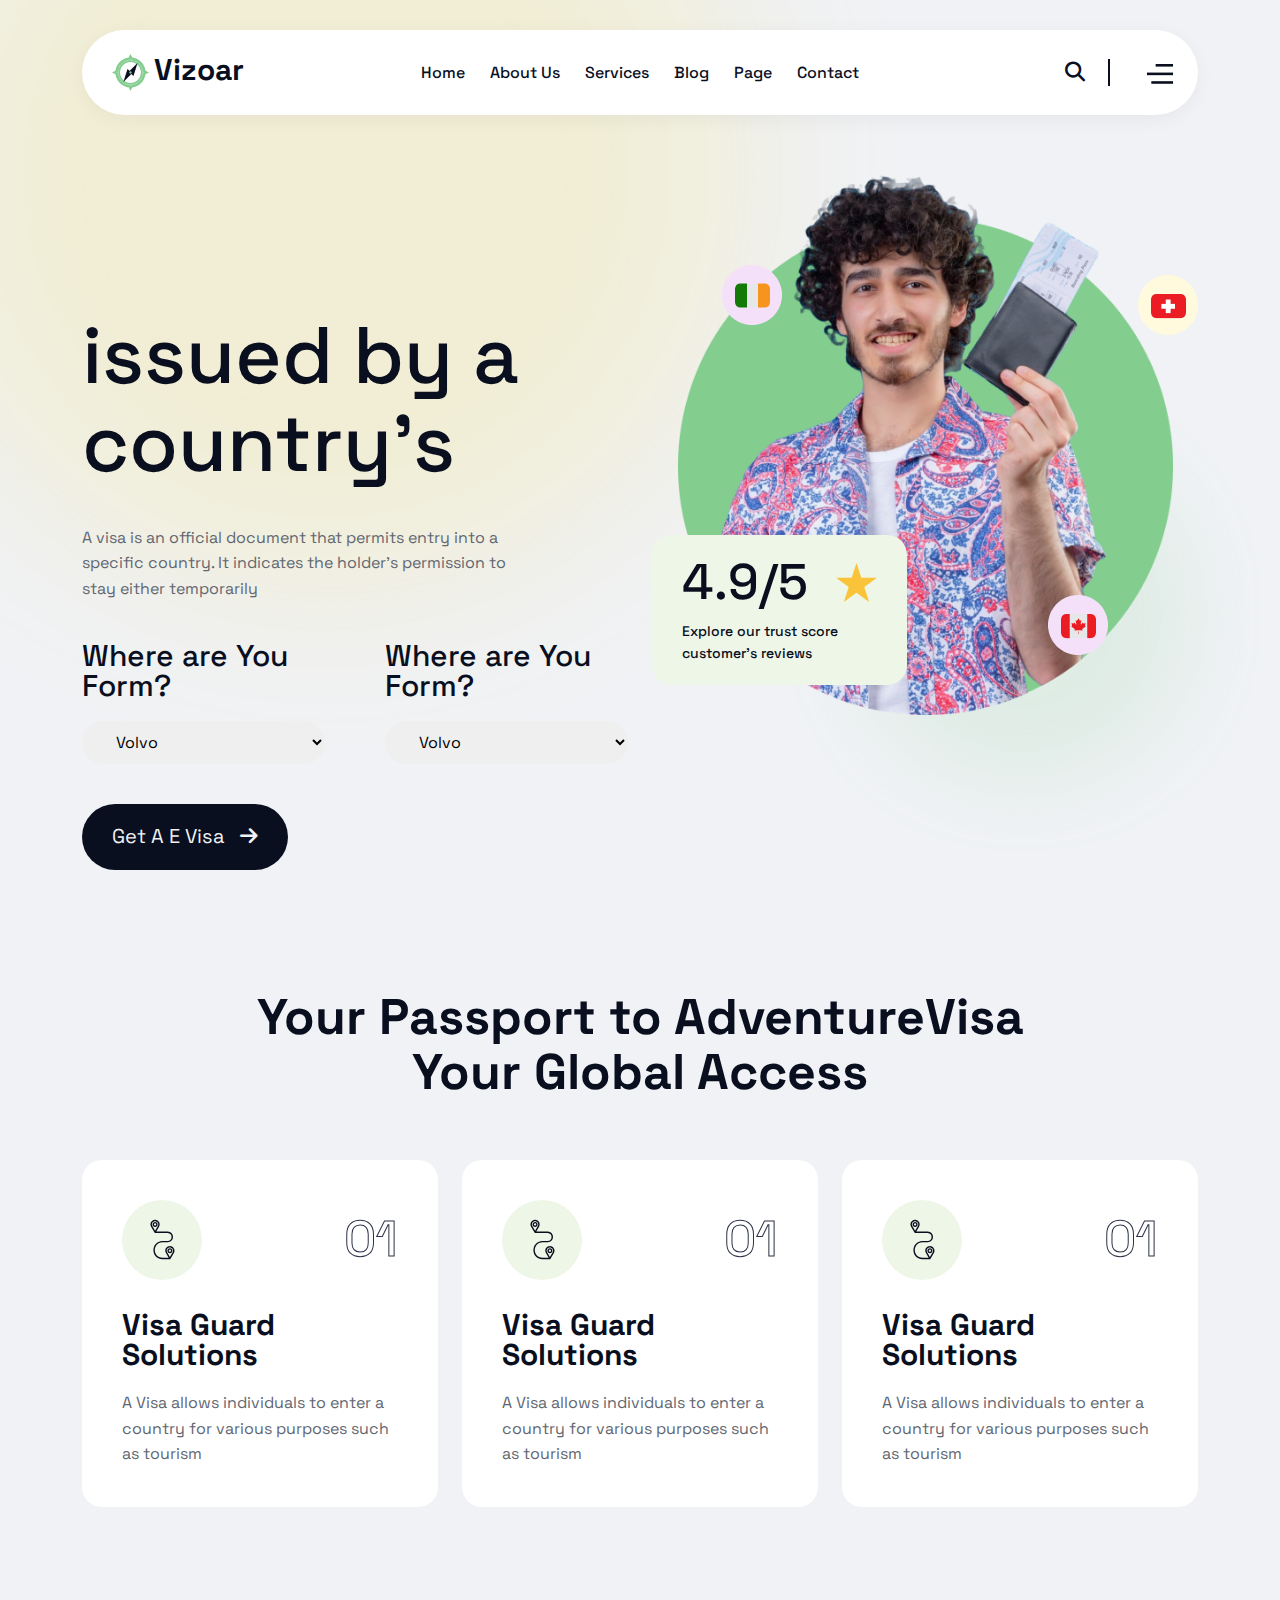
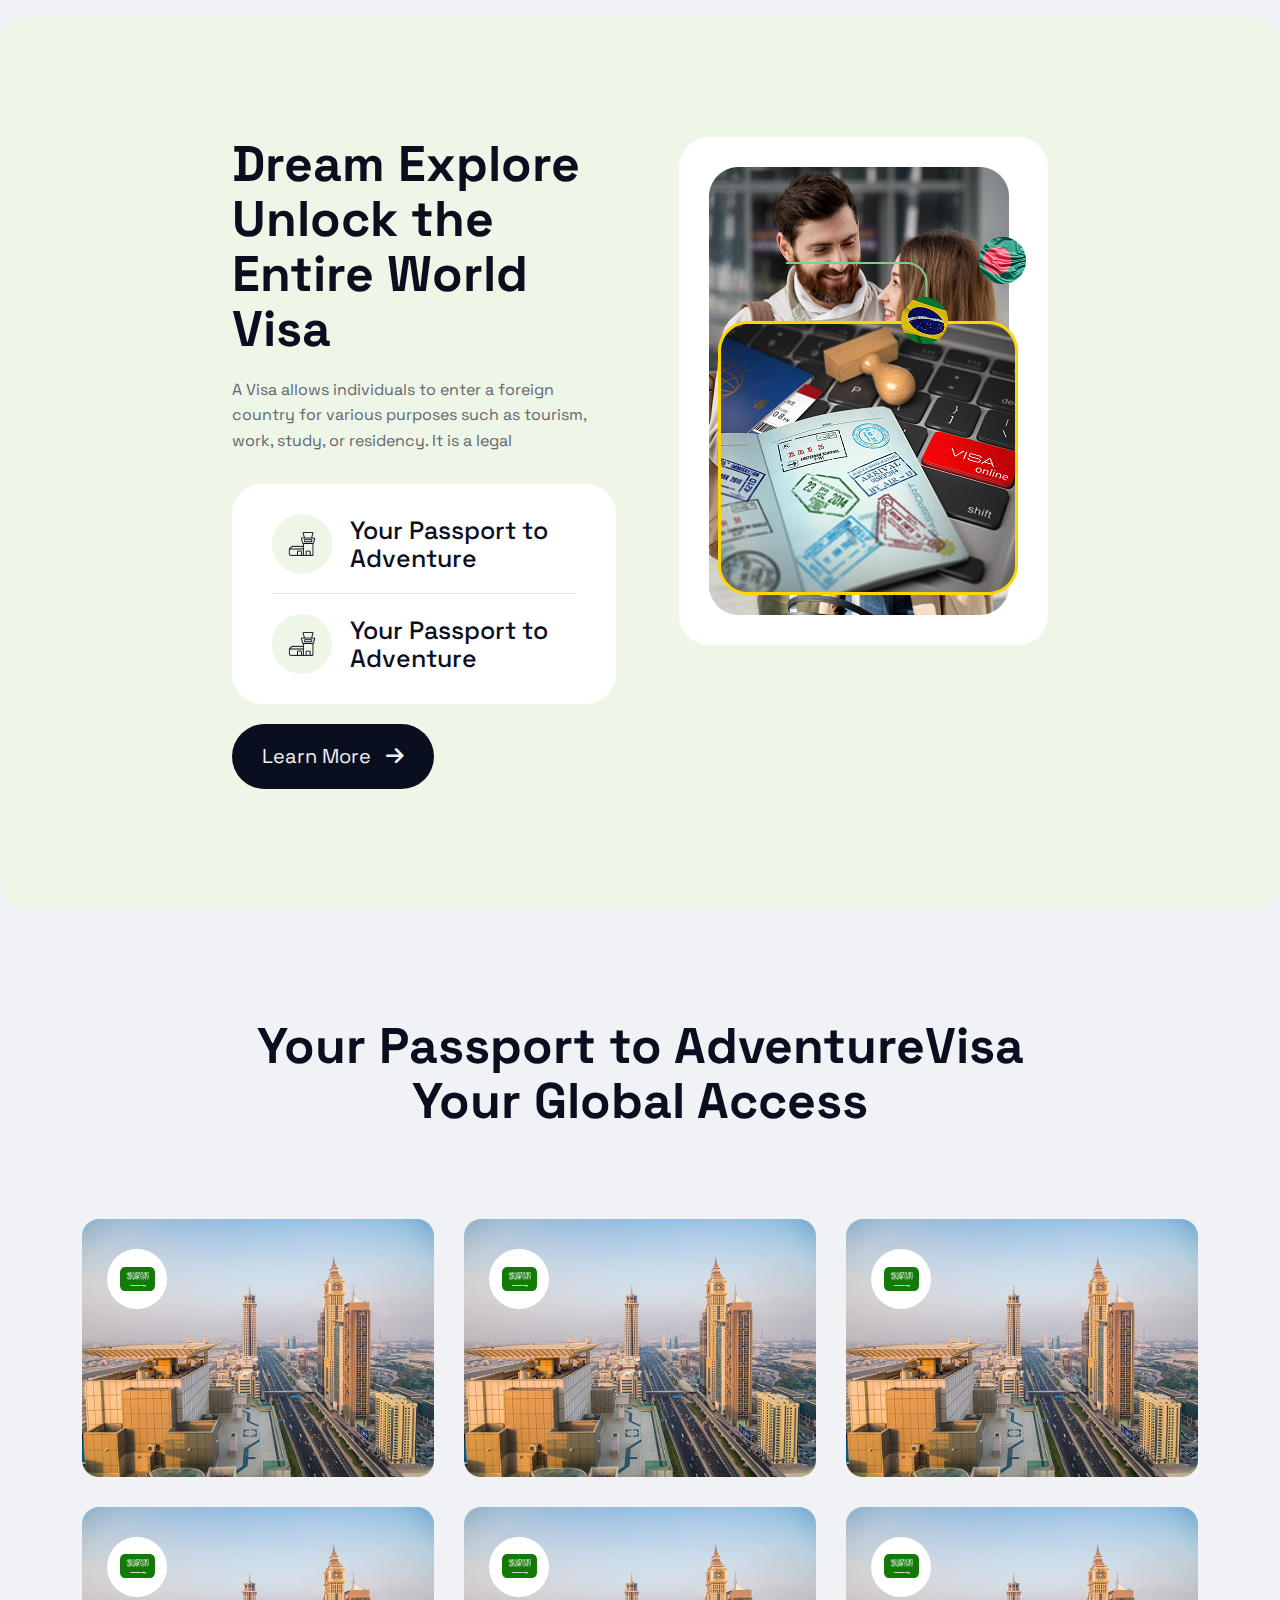
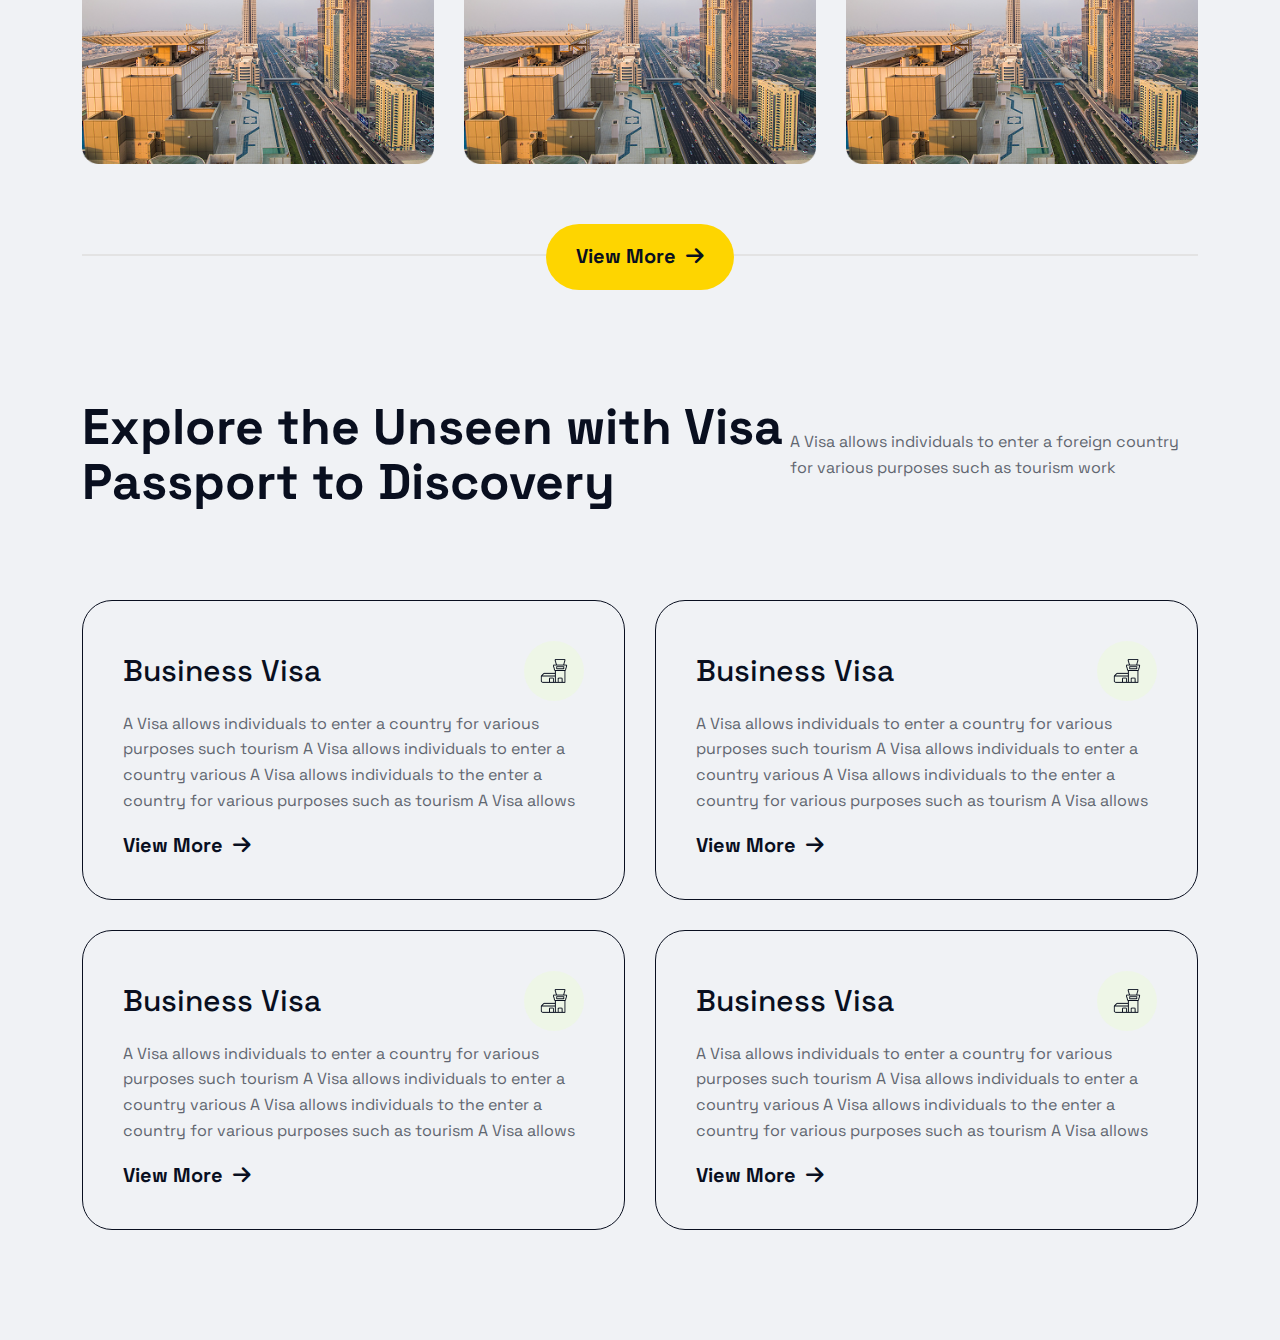
<file: index.html>
<!DOCTYPE html>
<html lang="en">

<head>
    <meta charset="UTF-8">
    <meta name="viewport" content="width=device-width, initial-scale=1.0">
    <title>Vizoar</title>
    <link rel="stylesheet" href="./assets/css/fontawsome/css/fontawesome.css">
    <link rel="stylesheet" href="./assets/css/bootstrap.min.css">
    <link rel="stylesheet" href="./assets/scss/style.css">
</head>

<body>
    <!-- header area start -->
    <div class="container">
        <header class="header-main">
            <img class="img-fluid" src="./assets/img/Banner/bannerOne.png" alt="bg-image">
            <div class="row align-items-center">
                <div class="col-lg-2 col-md-2">
                    <div class="logo-main d-flex align-items-center">
                        <img src="./assets/img/logo/logo.png" alt="logo">
                        <div class="logo-text">
                            <span>Vizoar</span>
                        </div>
                    </div>
                </div>

                <div class="col-lg-8">

                    <nav class="nav-main">
                        <div class="mobile-nav-close d-lg-none">
                            <i class="fa-solid fa-x"></i>
                        </div>
                        <ul class="d-flex align-items-center justify-content-center">
                            <li><a href="#">Home</a></li>
                            <li><a href="#">About Us</a></li>
                            <li><a href="#">Services</a></li>
                            <li><a href="#">Blog</a></li>
                            <li><a href="#">Page</a></li>
                            <li><a href="#">Contact</a></li>
                        </ul>

                    </nav>
                </div>
                <div class="col-lg-2 col-md-10">
                    <div class="search-main d-flex align-items-center justify-content-center">
                        <div class="search-box">
                            <i class="fa-regular fa-magnifying-glass"></i>
                        </div>
                        <div class="aside-menu-top">
                            <a href="#"><svg width="30" height="20" viewBox="0 0 30 23" fill="none"
                                    xmlns="http://www.w3.org/2000/svg">
                                    <line y1="11.3556" x2="29.9977" y2="11.3556" stroke="#090F1F" stroke-width="3" />
                                    <path d="M5 21.25H29.998" stroke="#090F1F" stroke-width="3" />
                                    <path d="M10 1.5H29.9984" stroke="#090F1F" stroke-width="3" />
                                </svg></a>
                        </div>
                    </div>
                </div>
            </div>
            <div class="mobile-menu-bar d-lg-none">
                <i class="fa-solid fa-bars"></i>
            </div>
    </div>
    <!-- aside menu start -->
    <div class="aside-menu-overlay"></div>
    <aside class="aside-menu">
        <div class="aside-wrapper d-flex align-items-center justify-content-between">
            <div class="logo-main d-flex align-items-center">
                <img src="./assets/img/logo/logo.png" alt="logo">
                <div class="logo-text">
                    <span>Vizoar</span>
                </div>
            </div>
            <div class="aside-logo-close">
                <i class="fa-solid fa-xmark"></i>
            </div>
        </div>
        <div class="aside-menu-content">
            <ul class="d-flex flex-column">
                <li><a href="#">Home</a></li>
                <li>
                    <a href="#" class="d-flex justify-content-between">About Us <i
                            class="fa-solid fa-plus submenu-opener"></i></a>
                    <div class="aside-submenu">
                        <ul>
                            <li><a href="#">Blog</a></li>
                            <li><a href="#">Content</a></li>
                            <li><a href="#">Services</a></li>
                        </ul>
                    </div>
                </li>
                <li>
                    <a href="#" class="d-flex justify-content-between">Services <i
                            class="fa-solid fa-plus submenu-opener"></i></a>
                    <div class="aside-submenu">
                        <ul>
                            <li><a href="#">Blog</a></li>
                            <li><a href="#">Content</a></li>
                            <li><a href="#">Services</a></li>
                        </ul>
                    </div>
                </li>
                <li><a href="#">Blog</a></li>
                <li><a href="#">Services</a></li>
            </ul>
        </div>
    </aside>
    <!-- aside menu end -->
    </header>
    <!-- header area end -->
    <section class="banner-section-main mb-120">
        <img src="./assets/img/Banner/bannerShape.png" alt="bg-shape">
        <div class="container">
            <div class="row">
                <div class="col-lg-6">
                    <div class="banner-content">
                        <div class="banner-heading">
                            <h1 class="banner-animate"><span class="banner-special">Visa typically</span> issued by a
                                country's</h1>
                        </div>
                        <div class="banner-text">
                            <p> A visa is an official document that permits entry into a specific country. It indicates
                                the holder's permission to stay either temporarily</p>
                        </div>
                        <div class="banner-selection">
                            <div class="banner-choose d-flex">
                                <div>
                                    <h3>Where are You Form?</h3>
                                    <select name="cars" id="cars" class="w-100 border-0">
                                        <option value="volvo">Volvo</option>
                                        <option value="saab">Saab</option>
                                        <option value="mercedes">Mercedes</option>
                                        <option value="audi">Audi</option>
                                    </select>
                                </div>
                                <div>
                                    <h3>Where are You Form?</h3>
                                    <select name="cars" id="carsX" class="w-100 border-0">
                                        <option value="volvo">Volvo</option>
                                        <option value="saab">Saab</option>
                                        <option value="mercedes">Mercedes</option>
                                        <option value="audi">Audi</option>
                                    </select>
                                </div>
                            </div>
                        </div>
                        <div class="banner-btn">
                            <a href="#" class="primary-btn-vzr">get a e visa <i class="fa-solid fa-arrow-right"></i></a>
                        </div>
                    </div>
                </div>
                <div class="col-lg-6">
                    <div class="banner-image">
                        <div class="banner-bg d-flex justify-content-center">
                            <img class=" banner-bg-main img-fluid" src="./assets/img/Banner/bannerTwo.png"
                                alt="banner-img">
                            <img class="banner-country-one" src="./assets/img/Banner/bannerCountryOne.png" alt="">
                            <img class="banner-country-two" src="./assets/img/Banner/bannerCountryTwo.png" alt="">
                            <img class="banner-country-three" src="./assets/img/Banner/bannerCountryThree.png" alt="">
                        </div>
                        <div class="banner-ratings">
                            <div class="d-flex align-items-center justify-content-between">
                                <h2><span class="counter">4.9</span>/<span class="counter-star">5</span> </h2>
                                <div class="rating-star">
                                    <svg width="41" height="39" viewBox="0 0 41 39" fill="none"
                                        xmlns="http://www.w3.org/2000/svg">
                                        <g clip-path="url(#clip0_3893_2041)">
                                            <g clip-path="url(#clip1_3893_2041)">
                                                <g clip-path="url(#clip2_3893_2041)">
                                                    <path
                                                        d="M20.5005 0L25.3276 14.8561H40.9482L28.3108 24.0377L33.1379 38.8939L20.5005 29.7123L7.86307 38.8939L12.6902 24.0377L0.0527344 14.8561H15.6734L20.5005 0Z"
                                                        fill="#FAC43A" />
                                                </g>
                                            </g>
                                        </g>
                                    </svg>
                                </div>
                            </div>
                            <h6>Explore our trust score
                                customer’s reviews</h6>
                        </div>
                    </div>
                </div>
            </div>
        </div>
    </section>
    <!-- global access area start -->
    <section class="global-access-main mb-110">
        <div class="container">
            <div class="common-heading-main">
                <h2 class="common-heading text-center">Your Passport to AdventureVisa <br> Your Global Access</h2>
            </div>
            <div class="row">
                <div class="col-lg-4 col-md-6">
                    <div class="global-access-card">
                        <div class="global-logo-wrapper d-flex justify-content-between align-items-center">
                            <div class="global-logo d-flex align-items-center justify-content-center">
                                <svg width="45" height="45" viewBox="0 0 45 45" fill="none"
                                    xmlns="http://www.w3.org/2000/svg">
                                    <path
                                        d="M33.887 31.401C30.6952 26.2191 23.0374 30.6568 25.9271 35.9975L28.6892 40.7813H22.5419C12.3098 40.3562 12.3146 25.7791 22.542 25.3571H27.6461C34.8406 25.0864 34.8454 14.7631 27.646 14.4903H16.3108L19.073 9.70576C20.8902 6.79616 18.5222 2.69337 15.0928 2.8126C11.6643 2.69852 9.29524 6.79129 11.1129 9.70582L14.4838 15.545C14.5474 15.6503 14.6366 15.7377 14.7431 15.7992C14.8496 15.8607 14.9699 15.8942 15.0929 15.8966H27.6461C32.967 16.0665 32.9687 23.7812 27.646 23.9509H22.5419C10.4468 24.4502 10.4475 41.6884 22.542 42.1875H29.9072C30.0932 42.182 30.2706 42.1082 30.4055 41.9801C30.4485 41.9371 30.4858 41.8886 30.5163 41.836L33.8874 35.9974C34.2953 35.3002 34.5103 34.507 34.5102 33.6992C34.5102 32.8914 34.2951 32.0982 33.887 31.401ZM12.3305 5.81385C14.5151 2.21604 19.8785 5.31238 17.8548 9.00271L15.0929 13.7872L12.3308 9.00263C12.0476 8.51903 11.8983 7.96872 11.8982 7.40829C11.8981 6.84785 12.0474 6.2975 12.3305 5.81385ZM32.6693 35.2943L29.9072 40.0781L27.1452 35.2943C26.8619 34.8104 26.7126 34.2599 26.7126 33.6992C26.7126 33.1385 26.8619 32.588 27.1452 32.1041C29.3309 28.5071 34.6927 31.604 32.6693 35.2943ZM29.9072 31.1813C29.2443 31.1887 28.6111 31.4573 28.145 31.9287C27.6788 32.4001 27.4174 33.0363 27.4174 33.6992C27.4174 34.3622 27.6789 34.9984 28.145 35.4698C28.6112 35.9412 29.2444 36.2097 29.9073 36.2171C30.5702 36.2097 31.2035 35.9411 31.6696 35.4697C32.1357 34.9983 32.3972 34.3621 32.3971 33.6992C32.3971 33.0362 32.1357 32.4 31.6695 31.9286C31.2034 31.4572 30.5702 31.1887 29.9072 31.1813ZM29.9072 34.8109C29.6153 34.8065 29.3367 34.6875 29.1318 34.4795C28.9269 34.2715 28.812 33.9912 28.812 33.6992C28.812 33.4072 28.9269 33.1269 29.1318 32.9189C29.3368 32.7109 29.6153 32.5919 29.9073 32.5875C30.1993 32.5919 30.4778 32.7109 30.6827 32.9189C30.8877 33.1269 31.0025 33.4072 31.0025 33.6992C31.0025 33.9912 30.8876 34.2715 30.6827 34.4795C30.4778 34.6875 30.1992 34.8066 29.9072 34.8109ZM17.6105 7.40824C17.6036 6.74498 17.3353 6.11121 16.8639 5.64462C16.3925 5.17803 15.756 4.91631 15.0927 4.91632C14.4294 4.91633 13.7929 5.17807 13.3214 5.64468C12.85 6.11128 12.5818 6.74506 12.5749 7.40832C12.5818 8.07157 12.8501 8.70534 13.3215 9.17193C13.7929 9.63852 14.4294 9.90024 15.0927 9.90023C15.756 9.90022 16.3925 9.63848 16.8639 9.17188C17.3354 8.70527 17.6036 8.0715 17.6105 7.40824ZM13.9812 7.40824C13.9857 7.11643 14.1048 6.83811 14.3128 6.63336C14.5207 6.42861 14.8009 6.31385 15.0927 6.31386C15.3846 6.31386 15.6647 6.42863 15.8726 6.6334C16.0806 6.83816 16.1997 7.11648 16.2042 7.40829C16.1997 7.70009 16.0806 7.97841 15.8726 8.18316C15.6647 8.38792 15.3845 8.50268 15.0927 8.50267C14.8008 8.50266 14.5207 8.38789 14.3127 8.18313C14.1048 7.97837 13.9857 7.70004 13.9812 7.40824Z"
                                        fill="#090F1F" />
                                </svg>
                            </div>
                            <div class="global-logo-text">
                                <h2>01</h2>
                            </div>
                        </div>
                        <div class="global-card-heading">
                            <h3>Visa Guard Solutions</h3>
                        </div>
                        <div class="global-card-text">
                            <p>A Visa allows individuals to enter a country for various purposes such as tourism</p>
                        </div>
                    </div>
                </div>
                <div class="col-lg-4 col-md-6">
                    <div class="global-access-card">
                        <div class="global-logo-wrapper d-flex justify-content-between align-items-center">
                            <div class="global-logo d-flex align-items-center justify-content-center">
                                <svg width="45" height="45" viewBox="0 0 45 45" fill="none"
                                    xmlns="http://www.w3.org/2000/svg">
                                    <path
                                        d="M33.887 31.401C30.6952 26.2191 23.0374 30.6568 25.9271 35.9975L28.6892 40.7813H22.5419C12.3098 40.3562 12.3146 25.7791 22.542 25.3571H27.6461C34.8406 25.0864 34.8454 14.7631 27.646 14.4903H16.3108L19.073 9.70576C20.8902 6.79616 18.5222 2.69337 15.0928 2.8126C11.6643 2.69852 9.29524 6.79129 11.1129 9.70582L14.4838 15.545C14.5474 15.6503 14.6366 15.7377 14.7431 15.7992C14.8496 15.8607 14.9699 15.8942 15.0929 15.8966H27.6461C32.967 16.0665 32.9687 23.7812 27.646 23.9509H22.5419C10.4468 24.4502 10.4475 41.6884 22.542 42.1875H29.9072C30.0932 42.182 30.2706 42.1082 30.4055 41.9801C30.4485 41.9371 30.4858 41.8886 30.5163 41.836L33.8874 35.9974C34.2953 35.3002 34.5103 34.507 34.5102 33.6992C34.5102 32.8914 34.2951 32.0982 33.887 31.401ZM12.3305 5.81385C14.5151 2.21604 19.8785 5.31238 17.8548 9.00271L15.0929 13.7872L12.3308 9.00263C12.0476 8.51903 11.8983 7.96872 11.8982 7.40829C11.8981 6.84785 12.0474 6.2975 12.3305 5.81385ZM32.6693 35.2943L29.9072 40.0781L27.1452 35.2943C26.8619 34.8104 26.7126 34.2599 26.7126 33.6992C26.7126 33.1385 26.8619 32.588 27.1452 32.1041C29.3309 28.5071 34.6927 31.604 32.6693 35.2943ZM29.9072 31.1813C29.2443 31.1887 28.6111 31.4573 28.145 31.9287C27.6788 32.4001 27.4174 33.0363 27.4174 33.6992C27.4174 34.3622 27.6789 34.9984 28.145 35.4698C28.6112 35.9412 29.2444 36.2097 29.9073 36.2171C30.5702 36.2097 31.2035 35.9411 31.6696 35.4697C32.1357 34.9983 32.3972 34.3621 32.3971 33.6992C32.3971 33.0362 32.1357 32.4 31.6695 31.9286C31.2034 31.4572 30.5702 31.1887 29.9072 31.1813ZM29.9072 34.8109C29.6153 34.8065 29.3367 34.6875 29.1318 34.4795C28.9269 34.2715 28.812 33.9912 28.812 33.6992C28.812 33.4072 28.9269 33.1269 29.1318 32.9189C29.3368 32.7109 29.6153 32.5919 29.9073 32.5875C30.1993 32.5919 30.4778 32.7109 30.6827 32.9189C30.8877 33.1269 31.0025 33.4072 31.0025 33.6992C31.0025 33.9912 30.8876 34.2715 30.6827 34.4795C30.4778 34.6875 30.1992 34.8066 29.9072 34.8109ZM17.6105 7.40824C17.6036 6.74498 17.3353 6.11121 16.8639 5.64462C16.3925 5.17803 15.756 4.91631 15.0927 4.91632C14.4294 4.91633 13.7929 5.17807 13.3214 5.64468C12.85 6.11128 12.5818 6.74506 12.5749 7.40832C12.5818 8.07157 12.8501 8.70534 13.3215 9.17193C13.7929 9.63852 14.4294 9.90024 15.0927 9.90023C15.756 9.90022 16.3925 9.63848 16.8639 9.17188C17.3354 8.70527 17.6036 8.0715 17.6105 7.40824ZM13.9812 7.40824C13.9857 7.11643 14.1048 6.83811 14.3128 6.63336C14.5207 6.42861 14.8009 6.31385 15.0927 6.31386C15.3846 6.31386 15.6647 6.42863 15.8726 6.6334C16.0806 6.83816 16.1997 7.11648 16.2042 7.40829C16.1997 7.70009 16.0806 7.97841 15.8726 8.18316C15.6647 8.38792 15.3845 8.50268 15.0927 8.50267C14.8008 8.50266 14.5207 8.38789 14.3127 8.18313C14.1048 7.97837 13.9857 7.70004 13.9812 7.40824Z"
                                        fill="#090F1F" />
                                </svg>
                            </div>
                            <div class="global-logo-text">
                                <h2>01</h2>
                            </div>
                        </div>
                        <div class="global-card-heading">
                            <h3>Visa Guard Solutions</h3>
                        </div>
                        <div class="global-card-text">
                            <p>A Visa allows individuals to enter a country for various purposes such as tourism</p>
                        </div>
                    </div>
                </div>
                <div class="col-lg-4 col-md-6">
                    <div class="global-access-card">
                        <div class="global-logo-wrapper d-flex justify-content-between align-items-center">
                            <div class="global-logo d-flex align-items-center justify-content-center">
                                <svg width="45" height="45" viewBox="0 0 45 45" fill="none"
                                    xmlns="http://www.w3.org/2000/svg">
                                    <path
                                        d="M33.887 31.401C30.6952 26.2191 23.0374 30.6568 25.9271 35.9975L28.6892 40.7813H22.5419C12.3098 40.3562 12.3146 25.7791 22.542 25.3571H27.6461C34.8406 25.0864 34.8454 14.7631 27.646 14.4903H16.3108L19.073 9.70576C20.8902 6.79616 18.5222 2.69337 15.0928 2.8126C11.6643 2.69852 9.29524 6.79129 11.1129 9.70582L14.4838 15.545C14.5474 15.6503 14.6366 15.7377 14.7431 15.7992C14.8496 15.8607 14.9699 15.8942 15.0929 15.8966H27.6461C32.967 16.0665 32.9687 23.7812 27.646 23.9509H22.5419C10.4468 24.4502 10.4475 41.6884 22.542 42.1875H29.9072C30.0932 42.182 30.2706 42.1082 30.4055 41.9801C30.4485 41.9371 30.4858 41.8886 30.5163 41.836L33.8874 35.9974C34.2953 35.3002 34.5103 34.507 34.5102 33.6992C34.5102 32.8914 34.2951 32.0982 33.887 31.401ZM12.3305 5.81385C14.5151 2.21604 19.8785 5.31238 17.8548 9.00271L15.0929 13.7872L12.3308 9.00263C12.0476 8.51903 11.8983 7.96872 11.8982 7.40829C11.8981 6.84785 12.0474 6.2975 12.3305 5.81385ZM32.6693 35.2943L29.9072 40.0781L27.1452 35.2943C26.8619 34.8104 26.7126 34.2599 26.7126 33.6992C26.7126 33.1385 26.8619 32.588 27.1452 32.1041C29.3309 28.5071 34.6927 31.604 32.6693 35.2943ZM29.9072 31.1813C29.2443 31.1887 28.6111 31.4573 28.145 31.9287C27.6788 32.4001 27.4174 33.0363 27.4174 33.6992C27.4174 34.3622 27.6789 34.9984 28.145 35.4698C28.6112 35.9412 29.2444 36.2097 29.9073 36.2171C30.5702 36.2097 31.2035 35.9411 31.6696 35.4697C32.1357 34.9983 32.3972 34.3621 32.3971 33.6992C32.3971 33.0362 32.1357 32.4 31.6695 31.9286C31.2034 31.4572 30.5702 31.1887 29.9072 31.1813ZM29.9072 34.8109C29.6153 34.8065 29.3367 34.6875 29.1318 34.4795C28.9269 34.2715 28.812 33.9912 28.812 33.6992C28.812 33.4072 28.9269 33.1269 29.1318 32.9189C29.3368 32.7109 29.6153 32.5919 29.9073 32.5875C30.1993 32.5919 30.4778 32.7109 30.6827 32.9189C30.8877 33.1269 31.0025 33.4072 31.0025 33.6992C31.0025 33.9912 30.8876 34.2715 30.6827 34.4795C30.4778 34.6875 30.1992 34.8066 29.9072 34.8109ZM17.6105 7.40824C17.6036 6.74498 17.3353 6.11121 16.8639 5.64462C16.3925 5.17803 15.756 4.91631 15.0927 4.91632C14.4294 4.91633 13.7929 5.17807 13.3214 5.64468C12.85 6.11128 12.5818 6.74506 12.5749 7.40832C12.5818 8.07157 12.8501 8.70534 13.3215 9.17193C13.7929 9.63852 14.4294 9.90024 15.0927 9.90023C15.756 9.90022 16.3925 9.63848 16.8639 9.17188C17.3354 8.70527 17.6036 8.0715 17.6105 7.40824ZM13.9812 7.40824C13.9857 7.11643 14.1048 6.83811 14.3128 6.63336C14.5207 6.42861 14.8009 6.31385 15.0927 6.31386C15.3846 6.31386 15.6647 6.42863 15.8726 6.6334C16.0806 6.83816 16.1997 7.11648 16.2042 7.40829C16.1997 7.70009 16.0806 7.97841 15.8726 8.18316C15.6647 8.38792 15.3845 8.50268 15.0927 8.50267C14.8008 8.50266 14.5207 8.38789 14.3127 8.18313C14.1048 7.97837 13.9857 7.70004 13.9812 7.40824Z"
                                        fill="#090F1F" />
                                </svg>
                            </div>
                            <div class="global-logo-text">
                                <h2>01</h2>
                            </div>
                        </div>
                        <div class="global-card-heading">
                            <h3>Visa Guard Solutions</h3>
                        </div>
                        <div class="global-card-text">
                            <p>A Visa allows individuals to enter a country for various purposes such as tourism</p>
                        </div>
                    </div>
                </div>
            </div>
        </div>
    </section>
    <!-- global access area end -->
    <!-- dream section start -->
    <section class="dream-section">
        <div class="container">
            <div class="row gx-5">
                <div class="col-lg-6">
                    <div class="common-heading-main">
                        <h2 class="common-heading">Dream Explore Unlock the Entire World Visa</h2>
                        <div class="dream-text">
                            <p>A Visa allows individuals to enter a foreign country for various purposes such as
                                tourism, work, study, or residency. It is a legal</p>
                        </div>
                        <div class="dream-list">
                            <ul class="list-unstyled">
                                <li class="d-flex align-items-center">
                                    <div class="dream-logo d-flex align-items-center justify-content-center">
                                        <img src="./assets/img/unlock-dream/airport.png" alt="">
                                    </div>
                                    <div class="dream-text">
                                        <h4>Your Passport to Adventure</h4>
                                    </div>
                                </li>
                                <li class="d-flex align-items-center">
                                    <div class="dream-logo d-flex align-items-center justify-content-center">
                                        <img src="./assets/img/unlock-dream/airport.png" alt="">
                                    </div>
                                    <div class="dream-text">
                                        <h4>Your Passport to Adventure</h4>
                                    </div>
                                </li>
                            </ul>
                        </div>
                        <div class="banner-btn">
                            <a href="#" class="primary-btn-vzr">Learn More <i class="fa-solid fa-arrow-right"></i></a>
                        </div>
                    </div>
                </div>
                <div class="col-lg-6">
                    <div class="dream-img">
                        <img class=" dream-main-img" src="./assets/img/unlock-dream/dream-1.png" alt="">
                        <img class=" dream-img-two" src="./assets/img/unlock-dream/dream-2.png" alt="">
                        <img class="dream-img-three" src="./assets/img/unlock-dream/dream-bd.png" alt="">
                        <img class="dream-img-four" src="./assets/img/unlock-dream/dreambz.png" alt="">
                        <img class="dream-shape" src="./assets/img/unlock-dream/dream-shape.png" alt="">
                    </div>
                </div>
            </div>
        </div>
    </section>

    <!-- dream section end -->
    <!-- global country start -->
    <section class="global-country mt-110">
        <div class="container">
            <div class="row gy-5 gx-5 mb-60">
                <h2 class="common-heading text-center mb-60">Your Passport to AdventureVisa <br> Your Global Access</h2>
                <div class="col-lg-4 position-relative">
                    <div class="single-global-country ">
                        <div class="global-flag-bg">
                            <img class="global-flag img-fluid" src="./assets/img/global-country/global-flag.png" alt="">
                        </div>
                        <img class="img-fluid" src="./assets/img/global-country/global-country.png" alt="">
                    </div>
                </div>
                <div class="col-lg-4 position-relative">
                    <div class="single-global-country">
                        <div class="global-flag-bg">
                            <img class="global-flag img-fluid" src="./assets/img/global-country/global-flag.png" alt="">
                        </div>
                        <img class="img-fluid" src="./assets/img/global-country/global-country.png" alt="">
                    </div>
                </div>
                <div class="col-lg-4 position-relative">
                    <div class="single-global-country">
                        <div class="global-flag-bg">
                            <img class="global-flag img-fluid" src="./assets/img/global-country/global-flag.png" alt="">
                        </div>
                        <img class="img-fluid" src="./assets/img/global-country/global-country.png" alt="">
                    </div>
                </div>
                <div class="col-lg-4 position-relative">
                    <div class="single-global-country">
                        <div class="global-flag-bg">
                            <img class="global-flag img-fluid" src="./assets/img/global-country/global-flag.png" alt="">
                        </div>
                        <img class="img-fluid" src="./assets/img/global-country/global-country.png" alt="">
                    </div>
                </div>
                <div class="col-lg-4 position-relative">
                    <div class="single-global-country">
                        <div class="global-flag-bg">
                            <img class="global-flag img-fluid" src="./assets/img/global-country/global-flag.png" alt="">
                        </div>
                        <img class="img-fluid" src="./assets/img/global-country/global-country.png" alt="">
                    </div>
                </div>
                <div class="col-lg-4 position-relative">
                    <div class="single-global-country">
                        <div class="global-flag-bg">
                            <img class="global-flag img-fluid" src="./assets/img/global-country/global-flag.png" alt="">
                        </div>
                        <img class="img-fluid" src="./assets/img/global-country/global-country.png" alt="">
                    </div>
                </div>

            </div>
            <div class="global-btn text-center">
                <a href="#" class="primary-btn-vzr btn-theme">View More<i class="fa-solid fa-arrow-right"></i></a>
            </div>
        </div>
    </section>
    <!-- global country end -->
    <!-- discover section start -->
    <section class="discover-section mt-110 mb-110">
        <div class="container">
            <div class="discover-heading d-flex align-items-center justify-content-between">
                <div class="discover-main-heading">
                    <div class="common-heading-main">
                        <h2 class="common-heading">Explore the Unseen with Visa
                            Passport to Discovery
                        </h2>
                    </div>
                </div>
                <div class="discover-text">
                    <p>A Visa allows individuals to enter a foreign country for various purposes such as tourism work
                    </p>
                </div>
            </div>
            <div class="row mt-60 gy-5 gx-5">
                <div class="col-lg-6">
                    <div class="discover-card">
                        <div class="discover-card-title d-flex align-items-center justify-content-between">
                            <h3>Business Visa</h3>
                            <div class="discover-title-logo d-flex align-items-center justify-content-center">
                                    <img src="./assets/img/unlock-dream/airport.png" alt="">
                            </div>
                        </div>
                        <div class="discover-card-text">
                            <p>A Visa allows individuals to enter a country for various purposes such tourism A Visa allows individuals to enter a country various A Visa allows individuals to the enter a country for various purposes such as tourism A Visa allows</p>

                        </div>
                        <div class="discover-btn d-flex align-items-center">
                             <a href="#" class="primary-btn-vzr btn-simple">View More<i class="fa-solid fa-arrow-right"></i></a>
                        </div>
                    </div>
                </div>
                <div class="col-lg-6">
                    <div class="discover-card">
                        <div class="discover-card-title d-flex align-items-center justify-content-between">
                            <h3>Business Visa</h3>
                            <div class="discover-title-logo d-flex align-items-center justify-content-center">
                                    <img src="./assets/img/unlock-dream/airport.png" alt="">
                            </div>
                        </div>
                        <div class="discover-card-text">
                            <p>A Visa allows individuals to enter a country for various purposes such tourism A Visa allows individuals to enter a country various A Visa allows individuals to the enter a country for various purposes such as tourism A Visa allows</p>

                        </div>
                        <div class="discover-btn d-flex align-items-center">
                             <a href="#" class="primary-btn-vzr btn-simple">View More<i class="fa-solid fa-arrow-right"></i></a>
                        </div>
                    </div>
                </div>
                <div class="col-lg-6">
                    <div class="discover-card">
                        <div class="discover-card-title d-flex align-items-center justify-content-between">
                            <h3>Business Visa</h3>
                            <div class="discover-title-logo d-flex align-items-center justify-content-center">
                                    <img src="./assets/img/unlock-dream/airport.png" alt="">
                            </div>
                        </div>
                        <div class="discover-card-text">
                            <p>A Visa allows individuals to enter a country for various purposes such tourism A Visa allows individuals to enter a country various A Visa allows individuals to the enter a country for various purposes such as tourism A Visa allows</p>

                        </div>
                        <div class="discover-btn d-flex align-items-center">
                             <a href="#" class="primary-btn-vzr btn-simple">View More<i class="fa-solid fa-arrow-right"></i></a>
                        </div>
                    </div>
                </div>
                <div class="col-lg-6">
                    <div class="discover-card">
                        <div class="discover-card-title d-flex align-items-center justify-content-between">
                            <h3>Business Visa</h3>
                            <div class="discover-title-logo d-flex align-items-center justify-content-center">
                                    <img src="./assets/img/unlock-dream/airport.png" alt="">
                            </div>
                        </div>
                        <div class="discover-card-text">
                            <p>A Visa allows individuals to enter a country for various purposes such tourism A Visa allows individuals to enter a country various A Visa allows individuals to the enter a country for various purposes such as tourism A Visa allows</p>

                        </div>
                        <div class="discover-btn d-flex align-items-center">
                             <a href="#" class="primary-btn-vzr btn-simple">View More<i class="fa-solid fa-arrow-right"></i></a>
                        </div>
                    </div>
                </div>
            </div>
        </div>
    </section>
    <!-- discover section end -->





    <script src="./assets/js/vendors/jquery.min.js"></script>
    <script src="./assets/js/plugins/counterUp/waypoints.min.js"></script>
    <script src="./assets/js/plugins/counterUp/jquery.counterup.min.js"></script>
    <script src="./assets/js/bootstrap.min.js"></script>
    <script src="./assets/js/vendors/gsap.min.js"></script>
    <script src="./assets/js/script.js"></script>
</body>

</html>
</file>
<file: assets/scss/style.css>
/*
  Theme Name: Bentofolio - Bootstrap Personal Portfolio Template
  Support: marveltheme@gmail.com
  Description: Bentofolio - Bootstrap Personal Portfolio Template
  Version: 1.0
*/
/* CSS Index
============================
01. Variable CSS
02. Common CSS
03. Header
04. Home
05. About
06. Services
07. Portfolio
08. Blog
09. Contact
10. Footer
11. Theme Control
============================
*/
/*=============================
	1. Google Fonts
===============================*/
@import url("https://fonts.googleapis.com/css2?family=Inter:ital,opsz,wght@0,14..32,100..900;1,14..32,100..900&family=Space+Grotesk:wght@300..700&display=swap");
/*=============================
	01. Variable CSS start
===============================*/
@import url("https://fonts.googleapis.com/css2?family=Inter:ital,opsz,wght@0,14..32,100..900;1,14..32,100..900&family=Space+Grotesk:wght@300..700&display=swap");
:root {
  --font-family: "Space Grotesk", sans-serif;
  --primary: #eef6e7;
  --secondary: #83cd8f;
  --black: #090f1f;
  --white: #ffffff;
  --paragraph: #616670;
  --background: #f0f2f5;
  --font-size: 16px;
  --font-weight: 400;
  --line-height: 1.6em;
  --transition: all 0.1s ease-out 0s;
  --border: #090f1f;
  --separator:#E3E3E3;
  --vz-button-bg:#FED500;
  --shadow: 0px 4.4px 20px -1px rgba(19, 16, 34, 0.05);
}

/*=============================
	02. Common CSS start
===============================*/
* {
  margin: 0;
  padding: 0;
  outline: none;
  box-sizing: border-box;
}

body {
  font-family: var(--font-family);
  font-weight: var(--font-weight);
  font-size: var(--font-size);
  line-height: var(--line-height);
  color: var(--black);
  background-color: var(--background);
}

h1,
h2,
h3,
h4,
h5,
h6 {
  margin: 0;
  padding: 0;
}

h1 {
  font-size: 80px;
  line-height: 88px;
}

h2 {
  font-size: 50px;
  line-height: 55px;
}

h3 {
  font-size: 30px;
  line-height: 30px;
}

h4 {
  font-size: 25px;
  line-height: 28px;
}

h5 {
  font-size: 18px;
  line-height: 27px;
}

h6 {
  font-size: 14px;
  line-height: 22px;
}

a,
span,
small {
  display: inline-block;
}

a,
button {
  transition: all 0.1s ease-out 0s;
  text-decoration: none;
}

a:focus,
.btn:focus,
button:focus {
  text-decoration: none;
  outline: none;
  box-shadow: none;
}

ul,
ol {
  margin: 0;
  padding: 0;
}

p {
  font-size: var(--font-size);
  font-weight: var(--font-weight);
  line-height: var(--line-height);
  color: var(--paragraph);
  margin: 0;
  padding: 0;
}

.uppercase {
  text-transform: uppercase;
}

.capitalize {
  text-transform: capitalize;
}

*::-moz-selection {
  background: var(--primary);
  color: var(--white);
  text-shadow: none;
}

::-moz-selection {
  background: var(--primary);
  color: var(--white);
  text-shadow: none;
}

::selection {
  background: var(--primary);
  color: var(--white);
  text-shadow: none;
}

.mt-24 {
  margin-top: 24px;
}

.mb-24 {
  margin-bottom: 24px;
}

i {
  line-height: unset;
}

.primary-btn-vzr {
  text-decoration: none;
  font-size: 20px;
  background-color: var(--black);
  padding: 20px 30px;
  text-align: center;
  border-radius: 999px;
  color: var(--background);
  text-transform: capitalize;
}
.primary-btn-vzr i {
  margin-left: 10px;
}
.primary-btn-vzr.btn-theme {
  background-color: var(--vz-button-bg);
  color: var(--black);
  font-weight: bold;
}
.primary-btn-vzr.btn-simple {
  color: var(--black);
  background-color: unset;
  padding: unset;
  font-weight: bold;
}

.mt-120 {
  margin-top: 120px;
}

.mt-110 {
  margin-top: 110px;
}

.mb-110 {
  margin-bottom: 110px;
}

.mb-120 {
  margin-bottom: 120px;
}

.mb-60 {
  margin-bottom: 60px;
}

.mt-60 {
  margin-top: 60px;
}

.common-heading {
  font-size: 50px;
  line-height: 55px;
  font-weight: bold;
}

/*
  Theme Name: Bentofolio - Bootstrap Personal Portfolio Template
  Support: marveltheme@gmail.com
  Description: Bentofolio - Bootstrap Personal Portfolio Template
  Version: 1.0
*/
/* CSS Index
============================
01. Variable CSS
02. Common CSS
03. Header
04. Home
05. About
06. Services
07. Portfolio
08. Blog
09. Contact
10. Footer
11. Theme Control
============================
*/
/*=============================
	1. Google Fonts
===============================*/
/*=============================
	01. Variable CSS start
===============================*/
:root {
  --font-family: "Space Grotesk", sans-serif;
  --primary: #eef6e7;
  --secondary: #83cd8f;
  --black: #090f1f;
  --white: #ffffff;
  --paragraph: #616670;
  --background: #f0f2f5;
  --font-size: 16px;
  --font-weight: 400;
  --line-height: 1.6em;
  --transition: all 0.1s ease-out 0s;
  --border: #090f1f;
  --separator:#E3E3E3;
  --vz-button-bg:#FED500;
  --shadow: 0px 4.4px 20px -1px rgba(19, 16, 34, 0.05);
}

/*=============================
	02. Common CSS start
===============================*/
* {
  margin: 0;
  padding: 0;
  outline: none;
  box-sizing: border-box;
}

body {
  font-family: var(--font-family);
  font-weight: var(--font-weight);
  font-size: var(--font-size);
  line-height: var(--line-height);
  color: var(--black);
  background-color: var(--background);
}

h1,
h2,
h3,
h4,
h5,
h6 {
  margin: 0;
  padding: 0;
}

h1 {
  font-size: 80px;
  line-height: 88px;
}

h2 {
  font-size: 50px;
  line-height: 55px;
}

h3 {
  font-size: 30px;
  line-height: 30px;
}

h4 {
  font-size: 25px;
  line-height: 28px;
}

h5 {
  font-size: 18px;
  line-height: 27px;
}

h6 {
  font-size: 14px;
  line-height: 22px;
}

a,
span,
small {
  display: inline-block;
}

a,
button {
  transition: all 0.1s ease-out 0s;
  text-decoration: none;
}

a:focus,
.btn:focus,
button:focus {
  text-decoration: none;
  outline: none;
  box-shadow: none;
}

ul,
ol {
  margin: 0;
  padding: 0;
}

p {
  font-size: var(--font-size);
  font-weight: var(--font-weight);
  line-height: var(--line-height);
  color: var(--paragraph);
  margin: 0;
  padding: 0;
}

.uppercase {
  text-transform: uppercase;
}

.capitalize {
  text-transform: capitalize;
}

*::-moz-selection {
  background: var(--primary);
  color: var(--white);
  text-shadow: none;
}

::-moz-selection {
  background: var(--primary);
  color: var(--white);
  text-shadow: none;
}

::selection {
  background: var(--primary);
  color: var(--white);
  text-shadow: none;
}

.mt-24 {
  margin-top: 24px;
}

.mb-24 {
  margin-bottom: 24px;
}

i {
  line-height: unset;
}

.primary-btn-vzr {
  text-decoration: none;
  font-size: 20px;
  background-color: var(--black);
  padding: 20px 30px;
  text-align: center;
  border-radius: 999px;
  color: var(--background);
  text-transform: capitalize;
}
.primary-btn-vzr i {
  margin-left: 10px;
}
.primary-btn-vzr.btn-theme {
  background-color: var(--vz-button-bg);
  color: var(--black);
  font-weight: bold;
}
.primary-btn-vzr.btn-simple {
  color: var(--black);
  background-color: unset;
  padding: unset;
  font-weight: bold;
}

.mt-120 {
  margin-top: 120px;
}

.mt-110 {
  margin-top: 110px;
}

.mb-110 {
  margin-bottom: 110px;
}

.mb-120 {
  margin-bottom: 120px;
}

.mb-60 {
  margin-bottom: 60px;
}

.mt-60 {
  margin-top: 60px;
}

.common-heading {
  font-size: 50px;
  line-height: 55px;
  font-weight: bold;
}

.header-main {
  background-color: var(--white);
  padding: 24px 0px;
  margin: 0 auto;
  box-shadow: var(--shadow);
  border-radius: 999px;
  margin-top: 30px;
}
.header-main > img {
  top: 0;
  left: 0;
  position: absolute;
  z-index: -997;
}
.header-main .logo-main {
  padding-left: 30px;
}
.header-main .logo-main .logo-text span {
  font-size: 30px;
  font-weight: 700;
  padding-left: 5px;
}
.header-main .nav-main ul {
  list-style: none;
  margin-bottom: 0;
  padding: 0;
  gap: 25px;
}
.header-main .nav-main ul li a {
  text-decoration: none;
  color: var(--black);
  font-weight: 500;
}
.header-main .search-main {
  margin-left: 10px;
}
.header-main .search-main .search-box {
  margin-right: 35px;
  position: relative;
}
.header-main .search-main .search-box i {
  font-size: 20px;
  font-weight: bold;
  line-height: unset;
}
.header-main .search-main .search-box i::after {
  content: "";
  position: absolute;
  top: 0;
  right: -25px;
  width: 2px;
  height: 100%;
  background-color: var(--black);
}
.header-main .search-main .aside-menu-top a {
  margin-left: 25px;
}

@media only screen and (max-width: 1199.99px) {
  .header-main .search-main {
    margin-left: 0px;
    margin-right: 30px;
  }
  .banner-section-main .banner-image .banner-country-two {
    left: 0px !important;
  }
  .banner-section-main .banner-image .banner-country-one {
    right: -10px !important;
  }
  .banner-section-main .banner-image .banner-country-two {
    left: 0px;
  }
}
@media only screen and (max-width: 991.99px) {
  .search-main {
    display: none !important;
  }
  .header-main {
    display: flex;
    align-items: center;
    justify-content: space-between;
  }
  .header-main .mobile-menu-bar i {
    font-size: 30px;
    padding-right: 30px;
  }
  .header-main .nav-main {
    position: fixed;
    top: 0;
    right: -500px;
    background-color: var(--black);
    display: flex;
    height: 100%;
    width: 250px;
    z-index: 999;
    transition: var(--transition);
  }
  .header-main .nav-main ul {
    flex-direction: column;
    align-items: initial !important;
    padding: 10px 30px;
  }
  .header-main .nav-main ul li a {
    color: var(--white);
  }
  .header-main .nav-main .mobile-nav-close i {
    color: var(--white);
    font-size: 25px;
    position: absolute;
    top: 30px;
    right: 30px;
  }
  .header-main .nav-main.open {
    right: 0;
  }
}
.aside-menu-overlay {
  transition: var(--transition);
}
.aside-menu-overlay::before {
  content: "";
  top: 0;
  left: 0;
  height: 100%;
  width: 0%;
  background-color: rgba(0, 0, 0, 0.8);
  position: fixed;
  z-index: 998;
}
.aside-menu-overlay.open::before {
  width: 100%;
}

.aside-menu {
  position: fixed;
  top: 0;
  right: 0;
  width: 0px;
  height: 100%;
  background-color: var(--black);
  transition: var(--transition);
  z-index: 999;
}
.aside-menu .aside-wrapper {
  margin-top: 30px;
  padding: 0px 30px;
}
.aside-menu .aside-wrapper .logo-main .logo-text {
  color: var(--white);
}
.aside-menu .aside-wrapper .aside-logo-close i {
  color: var(--white);
  line-height: unset;
  font-size: 30px;
  cursor: pointer;
}
.aside-menu .aside-menu-content ul {
  padding: 0px 20px;
  list-style: none;
}
.aside-menu .aside-menu-content ul li a {
  padding: 10px 10px;
  text-decoration: none;
  color: var(--white);
  font-weight: 500;
}
.aside-menu .aside-menu-content ul li a i {
  font-size: 18px;
  line-height: unset;
}
.aside-menu .aside-menu-content ul li a:hover {
  background-color: var(--secondary);
}
.aside-menu .aside-menu-content ul .aside-submenu {
  max-height: 0px;
  overflow: hidden;
  opacity: 0;
  transition: max-height 0.3s ease, opacity 0.3s ease;
}
.aside-menu .aside-menu-content ul .aside-submenu.open {
  max-height: 300px;
  opacity: 1;
}
.aside-menu.open {
  width: 350px;
}

.banner-section-main {
  position: relative;
}
.banner-section-main > img {
  position: absolute;
  bottom: 0;
  right: 0;
  height: 515px;
  max-width: 515px;
}
.banner-section-main .banner-content {
  margin-top: 108px;
}
.banner-section-main .banner-content .banner-heading .banner-special {
  color: var(--secondary);
}
.banner-section-main .banner-content .banner-text {
  margin-top: 30px;
  margin-bottom: 40px;
}
.banner-section-main .banner-content .banner-text p {
  padding-right: 105px;
}
.banner-section-main .banner-content .banner-selection .banner-choose {
  gap: 60px;
}
.banner-section-main .banner-content .banner-selection .banner-choose select {
  padding: 10px 30px;
  border-radius: 999px;
  margin-top: 20px;
  margin-bottom: 40px;
}
.banner-section-main .banner-image {
  position: relative;
}
.banner-section-main .banner-image .banner-bg img {
  max-width: 495px;
}
.banner-section-main .banner-image .banner-ratings {
  background-color: var(--primary);
  height: 150px;
  width: 255px;
  border-radius: 20px;
  padding: 20px 30px;
  position: absolute;
  left: 0;
  bottom: 30px;
}
.banner-section-main .banner-image .banner-ratings h6 {
  margin-top: 10px;
}
.banner-section-main .banner-image .banner-country-one,
.banner-section-main .banner-image .banner-country-two,
.banner-section-main .banner-image .banner-country-three {
  position: absolute;
}
.banner-section-main .banner-image .banner-country-one {
  top: 160px;
  right: 0;
  animation: jumpingAnimation 4s ease-in-out infinite;
}
.banner-section-main .banner-image .banner-country-two {
  top: 150px;
  left: 70px;
  animation: jumpingAnimation 4s ease-in-out infinite;
}
.banner-section-main .banner-image .banner-country-three {
  bottom: 60px;
  right: 90px;
  animation: jumpingAnimation 4s ease-in-out infinite;
}

@keyframes jumpingAnimation {
  0% {
    transform: translateY(0px);
  }
  50% {
    transform: translateY(-25px);
  }
  100% {
    transform: translateY(0);
  }
}
.banner-animate {
  display: inline-block;
  overflow: hidden;
}

.banner-animate span {
  display: inline-block;
  opacity: 0;
  transform: translateY(30px);
}

.banner-animate span:nth-child(1) {
  color: var(--secondary);
}

.banner-animate span:nth-child(2) {
  color: var(--secondary);
}

@media only screen and (max-width: 991.99px) {
  .banner-ratings {
    top: 50% !important;
    left: 50% !important;
    transform: translate(-50%, -40%) !important;
  }
}
.global-access-main .global-access-card {
  margin-top: 60px;
  padding: 40px;
  background-color: var(--white);
  border-radius: 20px;
}
.global-access-main .global-access-card .global-logo {
  height: 80px;
  width: 80px;
  border-radius: 50%;
  background-color: var(--primary);
  transition: var(--transition);
}
.global-access-main .global-access-card .global-logo-text h2 {
  -webkit-text-stroke: 1px #2C3347;
  color: transparent;
}
.global-access-main .global-access-card .global-card-heading {
  margin-top: 30px;
  margin-bottom: 20px;
}
.global-access-main .global-access-card .global-card-heading h3 {
  font-weight: bold;
}
.global-access-main .global-access-card:hover .global-logo {
  background-color: var(--secondary);
}

.dream-section {
  max-width: 1730px;
  background-color: var(--primary);
  border-radius: 30px;
  margin: 0 auto;
  padding: 120px 220px;
}
.dream-section .dream-text p {
  margin-top: 20px;
  margin-bottom: 30px;
}
.dream-section .dream-list {
  margin-bottom: 20px;
}
.dream-section .dream-list ul {
  background-color: var(--white);
  border-radius: 30px;
  padding: 30px 40px;
}
.dream-section .dream-list ul li {
  margin-bottom: 40px;
  position: relative;
}
.dream-section .dream-list ul li .dream-logo {
  padding: 15px;
  border-radius: 50%;
  background-color: var(--primary);
  height: 60px;
  max-width: 60px;
  margin-right: 18px;
}
.dream-section .dream-list ul li .dream-logo img {
  height: 30px;
  width: 30px;
}
.dream-section .dream-list ul li::after {
  content: "";
  position: absolute;
  bottom: -20px;
  right: 0;
  height: 1px;
  width: 100%;
  background-color: var(--separator);
}
.dream-section .dream-list ul li:nth-last-child(1) {
  margin-bottom: 0px;
}
.dream-section .dream-list ul li:nth-last-child(1)::after {
  height: 0px;
}
.dream-section .dream-img {
  background-color: var(--white);
  padding: 30px;
  border-radius: 30px;
  position: relative;
  margin-left: 15px;
}
.dream-section .dream-img .dream-main-img {
  max-width: 300px;
}
.dream-section .dream-img .dream-img-two {
  position: absolute;
  bottom: 50px;
  right: 30px;
}
.dream-section .dream-img .dream-img-three {
  position: absolute;
  top: 100px;
  left: 300px;
  z-index: 1;
}
.dream-section .dream-img .dream-img-four {
  position: absolute;
  top: 160px;
  right: 100px;
  z-index: 1;
}
.dream-section .dream-img .dream-shape {
  position: absolute;
  top: 125px;
  right: 120px;
}

.global-country .gx-5 {
  --bs-gutter-x: 30px;
}
.global-country .gy-5 {
  --bs-gutter-y: 30px;
}
.global-country .single-global-country {
  border-radius: 30px;
}
.global-country .single-global-country .global-flag-bg {
  height: 60px;
  width: 60px;
  border-radius: 50%;
  background-color: var(--white);
  display: flex;
  position: absolute;
  align-items: center;
  top: 30px;
  left: 40px;
  justify-content: center;
}
.global-country .global-btn {
  margin-top: 5px;
  position: relative;
}
.global-country .global-btn::after {
  content: "";
  position: absolute;
  bottom: 50%;
  left: 0;
  height: 2px;
  width: 100%;
  background-color: var(--separator);
  transform: translate(0%, -50%);
  z-index: -1;
}

.discover-section .gy-5 {
  --bs-gutter-y: 30px;
}
.discover-section .gx-5 {
  --bs-gutter-x: 30px;
}
.discover-section .discover-heading .discover-text {
  max-width: 495px;
}
.discover-section .discover-card {
  border: 1px solid var(--border);
  border-radius: 30px;
  padding: 40px;
}
.discover-section .discover-card .discover-title-logo {
  height: 60px;
  width: 60px;
  background-color: var(--primary);
  border-radius: 50%;
}
.discover-section .discover-card .discover-card-text {
  margin-top: 10px;
  margin-bottom: 20px;
}/*# sourceMappingURL=style.css.map */
</file>
